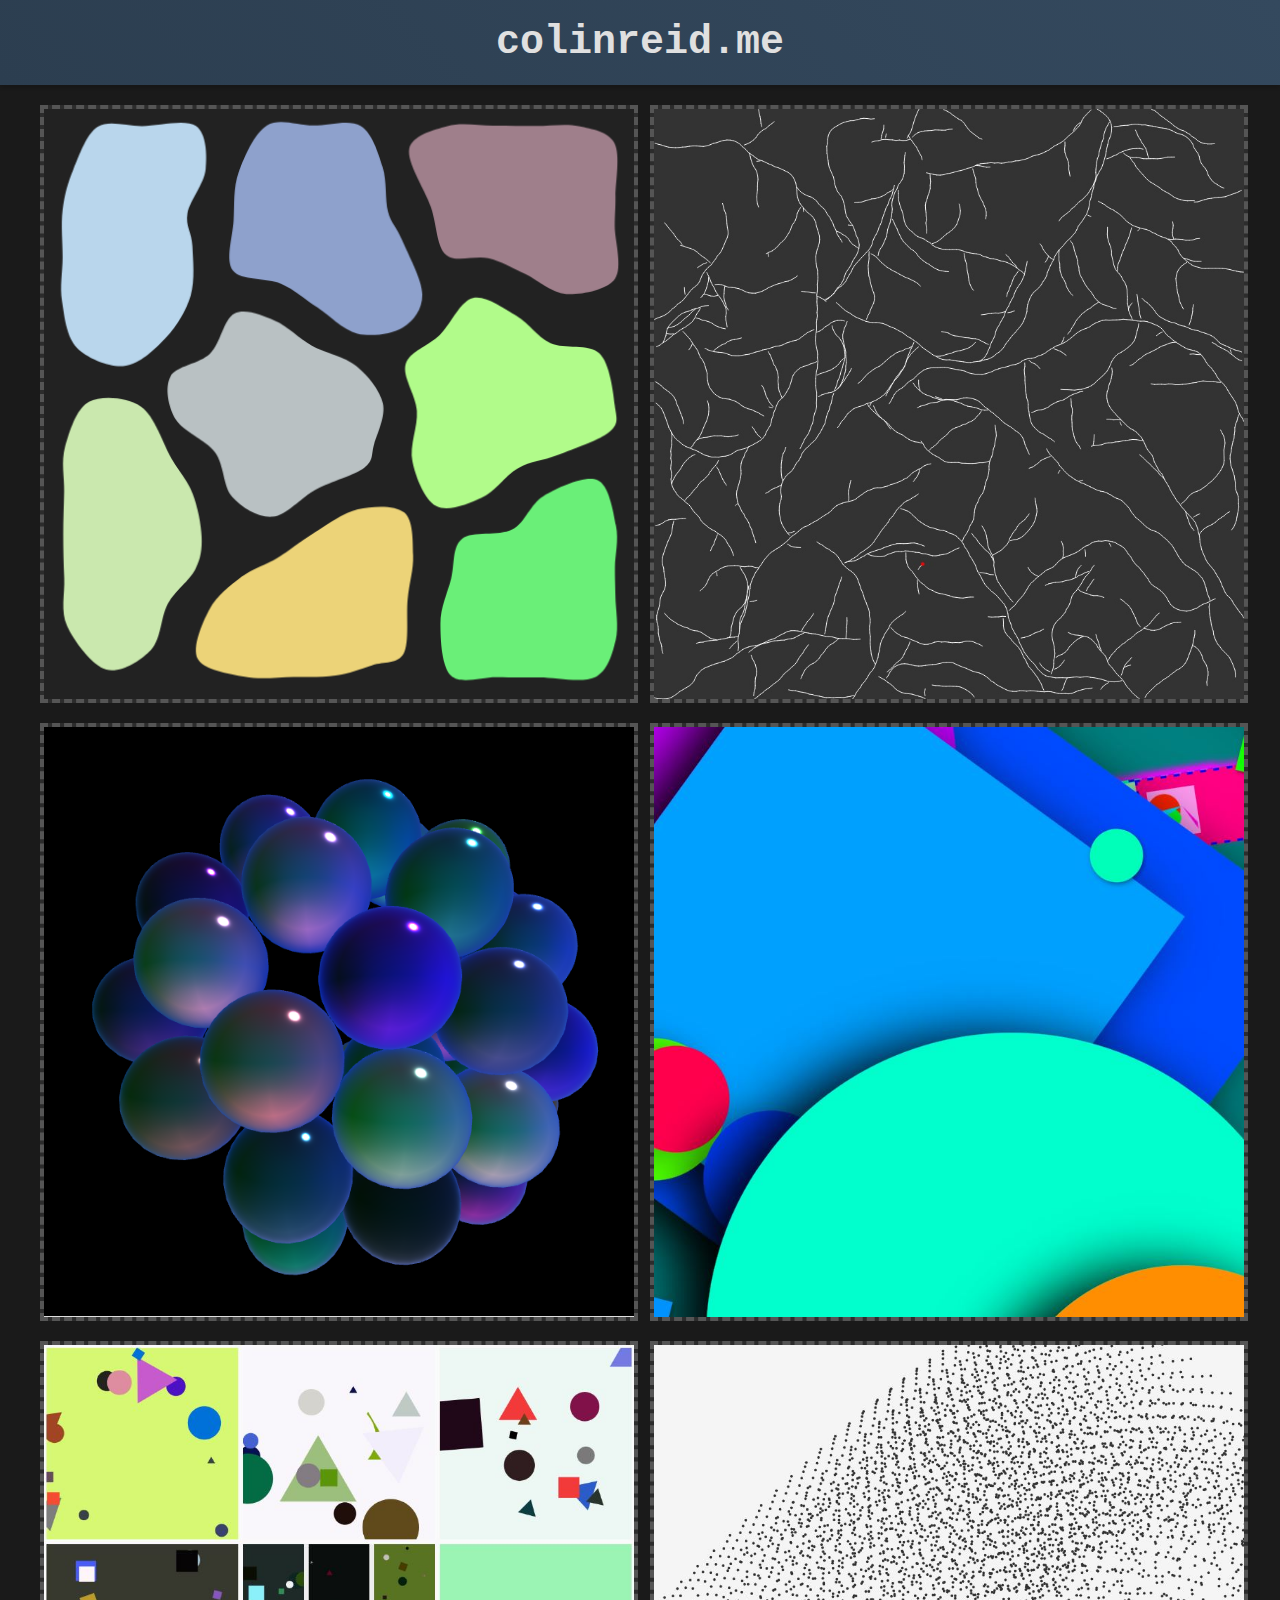
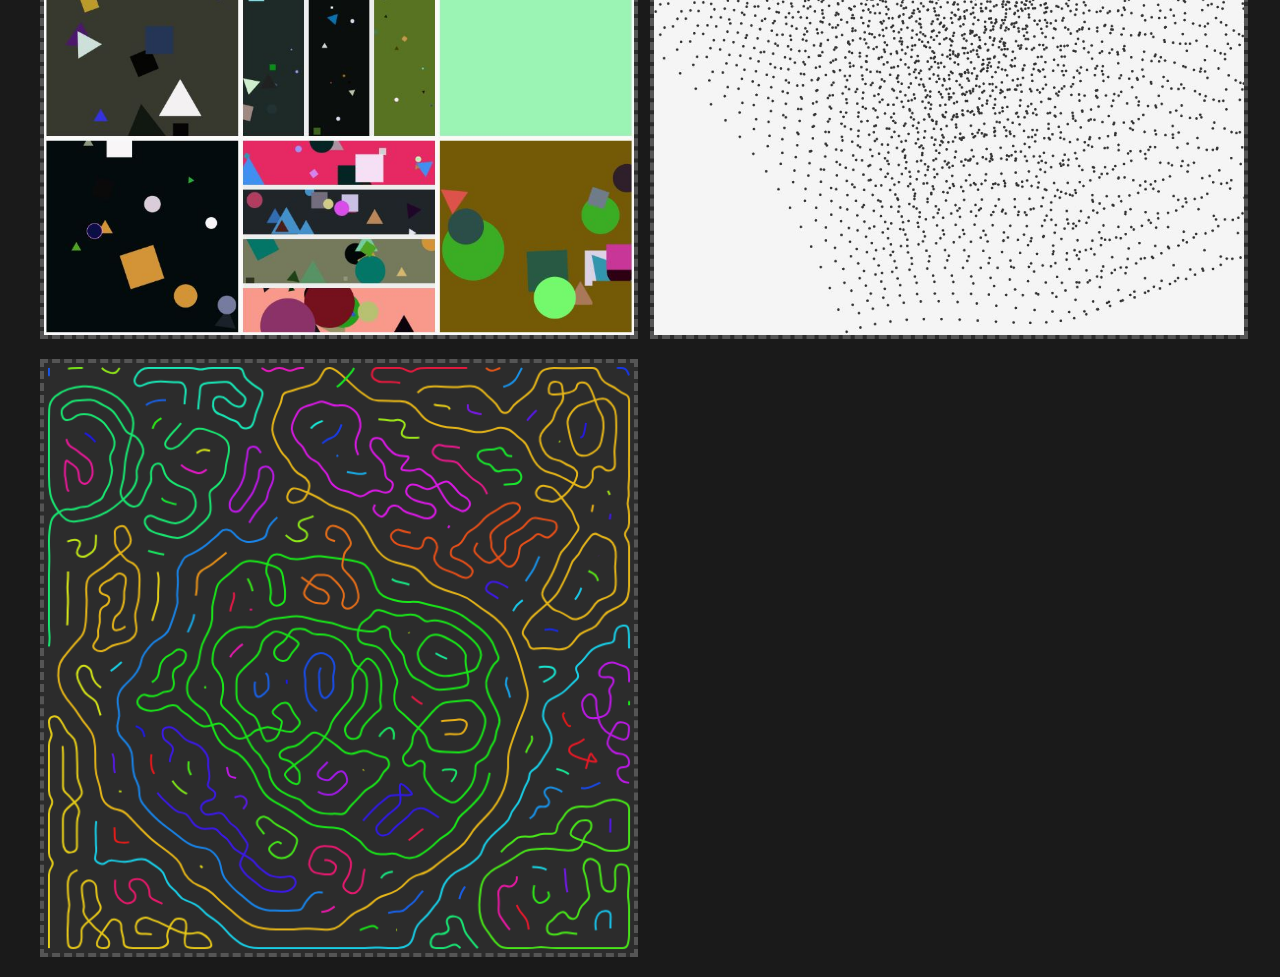
<file: index.html>
<!DOCTYPE html>
<html lang="en">
  <head>
    <meta charset="UTF-8" />
    <meta name="viewport" content="width=device-width, initial-scale=1.0" />
    <title>colinreid.me</title>
    <link rel="stylesheet" href="style.css" />
  </head>
  <body>
    <header>
      <h1>colinreid.me</h1>
    </header>
    <main>
      <div class="grid-container">
        <!-- Artwork 1 -->
        <a href="1.html" class="grid-item">
          <div class="image-container">
            <img src="images/art1.jpg" alt="Blobby" />
            <div class="overlay">
              <div class="text">Blobby</div>
            </div>
          </div>
        </a>
        <!-- Add additional grid items here as needed -->
        <a href="2.html" class="grid-item">
          <div class="image-container">
            <img src="images/art2.jpg" alt="Wandering line" />
            <div class="overlay">
              <div class="text">Wandering Line</div>
            </div>
          </div>
        </a>

        <a href="3.html" class="grid-item">
          <div class="image-container">
            <img src="images/art3.png" alt="Spheres" />
            <div class="overlay">
              <div class="text">Spheres</div>
            </div>
          </div>
        </a>

        <a href="4.html" class="grid-item">
          <div class="image-container">
            <img src="images/90s.jpg" alt="90s" />
            <div class="overlay">
              <div class="text">90s</div>
            </div>
          </div>
        </a>

        <a href="5.html" class="grid-item">
          <div class="image-container">
            <img src="images/art5.jpg" alt="Grids" />
            <div class="overlay">
              <div class="text">Grids</div>
            </div>
          </div>
        </a>

        <a href="6.html" class="grid-item">
          <div class="image-container">
            <img src="images/art6.jpg" alt="Attraction/Repulsion" />
            <div class="overlay">
              <div class="text">Attraction/Repulsion</div>
            </div>
          </div>
        </a>

        <a href="7.html" class="grid-item">
          <div class="image-container">
            <img src="images/art7.png" alt="Space Filling" />
            <div class="overlay">
              <div class="text">Space Filling</div>
            </div>
          </div>
        </a>
      </div>
    </main>
  </body>
</html>
</file>
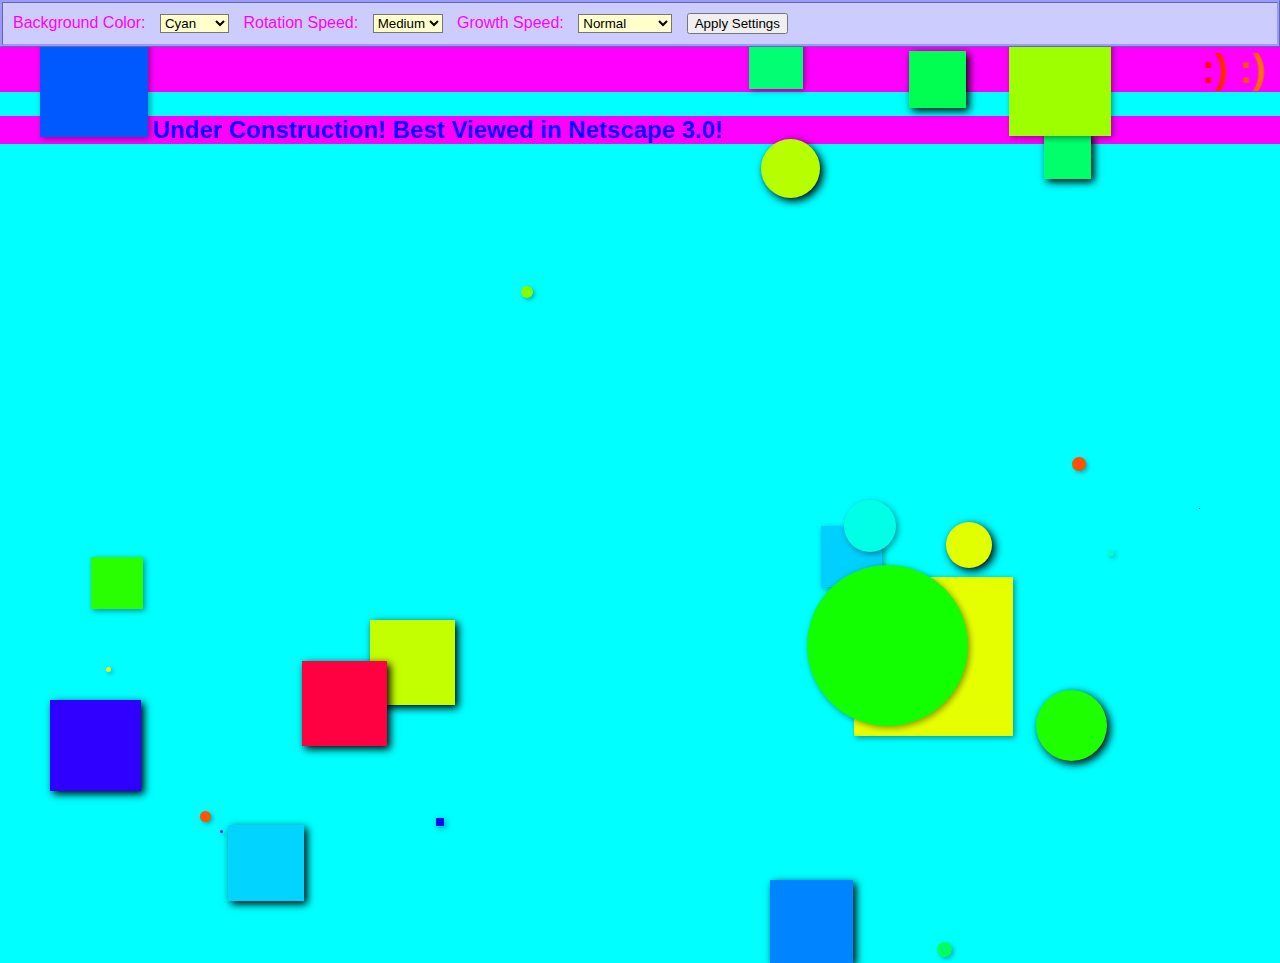
<file: 4.html>
<!DOCTYPE html>
<html>
<head>
  <meta charset="UTF-8">
  <title>Totally 90s - Infinite Scroll EXTRAVAGANZA! (No Tetris, No GIFs, Random Dots, Configurable)</title>
  <style>
    /* Keep everything within viewport width, no horizontal scroll */
    html, body {
      margin: 0;
      padding: 0;
      overflow-x: hidden;
      width: 100%;
    }

    body {
      /* 90s meltdown background + bright colors */
      background: url('https://www.oldwebtoday.com/Geocities/EnchantedForest/8661/crownspin.gif') repeat, #00FFFF;
      color: #FF00FF; /* hot pink text */
      font-family: 'Comic Sans MS', cursive, sans-serif;
    }

    .controls {
      background: #CCCCFF;
      border: 3px ridge #9999FF;
      padding: 10px;
      font-family: 'Comic Sans MS', cursive, sans-serif;
      position: sticky;
      top: 0;
      z-index: 9999;
    }

    /* Basic form elements styling for that old-school vibe */
    .controls label {
      margin-right: 10px;
    }
    .controls select {
      font-family: 'Comic Sans MS', cursive, sans-serif;
      background: #FFFFCC;
      color: #000;
      margin-right: 10px;
    }

    .random-container {
      position: absolute;
      border: 3px dashed #0000FF;
      background-color: #FFFF00;
      padding: 10px;
      text-align: center;
      animation: spinAround 5s linear infinite;
      box-shadow: 5px 5px 10px #FF00FF;
      transition: transform 0.2s linear;
    }

    @keyframes spinAround {
      0% {
        transform: rotate(0deg);
      }
      100% {
        transform: rotate(360deg);
      }
    }

    .my-marquee {
      width: 100%;
      background: #FF00FF;
      color: #0000FF;
      font-weight: bold;
      font-size: 24px;
      margin-bottom: 20px;
    }

    blink {
      animation: blink-animation 1s steps(2, start) infinite;
    }
    @keyframes blink-animation {
      to {
        visibility: hidden;
      }
    }

    .rainbow {
      font-size: 40px;
      font-weight: bold;
      background: linear-gradient(to right, red, orange, yellow, green, blue, indigo, violet);
      -webkit-background-clip: text;
      -webkit-text-fill-color: transparent;
      animation: hueRotate 2s linear infinite;
    }

    @keyframes hueRotate {
      0% {
        filter: hue-rotate(0deg);
      }
      100% {
        filter: hue-rotate(360deg);
      }
    }

    .random-shape {
      position: absolute;
      box-shadow: 3px 3px 8px #000;
      transition: transform 0.2s linear, background-color 0.2s linear;
    }

    .floaty-thing {
      position: absolute;
      box-shadow: 2px 2px 6px rgba(0,0,0,0.4);
      animation-name: floatIt;
      animation-iteration-count: infinite;
      animation-direction: alternate;
      animation-timing-function: ease-in-out;
      transition: transform 0.2s linear, background-color 0.2s linear;
    }

    @keyframes floatIt {
      0% {
        transform: translate(0, 0) rotate(0deg);
      }
      25% {
        transform: translate(-50px, 30px) rotate(15deg);
      }
      50% {
        transform: translate(40px, -20px) rotate(-10deg);
      }
      75% {
        transform: translate(-30px, -50px) rotate(15deg);
      }
      100% {
        transform: translate(0, 0) rotate(0deg);
      }
    }

    .random-dot {
      position: absolute;
      border-radius: 50%;
      box-shadow: 2px 2px 4px rgba(0,0,0,0.3);
      transition: transform 0.2s linear, background-color 0.2s linear;
    }
  </style>
</head>
<body>
  <!-- Control Panel for user to set various parameters -->
  <div class="controls">
    <label for="bgColor">Background Color:</label>
    <select id="bgColor">
      <option value="teal">Teal</option>
      <option value="lime">Lime</option>
      <option value="orange">Orange</option>
      <option value="#00FFFF" selected>Cyan</option>
      <option value="#FF69B4">HotPink</option>
    </select>

    <label for="rotationSpeed">Rotation Speed:</label>
    <select id="rotationSpeed">
      <option value="0.05">Low</option>
      <option value="0.1" selected>Medium</option>
      <option value="0.2">High</option>
      <option value="0.3">Insane</option>
    </select>

    <label for="growthSpeed">Growth Speed:</label>
    <select id="growthSpeed">
      <option value="0.0002">Tiny Growth</option>
      <option value="0.0005" selected>Normal</option>
      <option value="0.001">Fast</option>
      <option value="0.002">Faster</option>
    </select>

    <button onclick="applySettings()">Apply Settings</button>
  </div>

  <!-- Single marquee with rainbow text at the top -->
  <marquee class="my-marquee" behavior="scroll" direction="left" scrollamount="10">
    <blink class="rainbow">:) :) :) :) :) :) :) ;) :) :) :) :) :) :)</blink>
  </marquee>


  <script>
    let dynamicItems = [];

    // function to apply user-chosen settings
    function applySettings() {
      const bg = document.getElementById('bgColor').value;
      document.body.style.background = `url('https://www.oldwebtoday.com/Geocities/EnchantedForest/8661/crownspin.gif') repeat, ${bg}`;

      const rot = parseFloat(document.getElementById('rotationSpeed').value);
      const growth = parseFloat(document.getElementById('growthSpeed').value);

      // update dynamic items
      dynamicItems.forEach(item => {
        item.rotFactor = rot;
        item.sizeFactor = growth;
      });
    }

    // Generate random icons for 90s containers
    function generateRandomIcon() {
      const canvas = document.createElement('canvas');
      canvas.width = 64;
      canvas.height = 64;
      const ctx = canvas.getContext('2d');

      const hue = Math.floor(Math.random() * 360);
      ctx.fillStyle = `hsl(${hue}, 100%, 80%)`;
      ctx.fillRect(0, 0, canvas.width, canvas.height);

      const shapesCount = 3 + Math.floor(Math.random() * 3);
      for (let i = 0; i < shapesCount; i++) {
        ctx.beginPath();
        ctx.fillStyle = `hsl(${(hue + i * 60) % 360}, 100%, 50%)`;
        const shapeType = Math.floor(Math.random() * 3);
        if (shapeType === 0) {
          const x = Math.random() * 64;
          const y = Math.random() * 64;
          const r = Math.random() * 20 + 5;
          ctx.arc(x, y, r, 0, Math.PI * 2);
          ctx.fill();
        } else if (shapeType === 1) {
          const w = Math.random() * 30 + 5;
          const h = Math.random() * 30 + 5;
          const x = Math.random() * (64 - w);
          const y = Math.random() * (64 - h);
          ctx.fillRect(x, y, w, h);
        } else {
          ctx.moveTo(Math.random() * 64, Math.random() * 64);
          ctx.lineTo(Math.random() * 64, Math.random() * 64);
          ctx.lineTo(Math.random() * 64, Math.random() * 64);
          ctx.closePath();
          ctx.fill();
        }
      }
      return canvas.toDataURL('image/png');
    }

    // Pre-generate random icons
    const icons = [];
    for (let i = 0; i < 20; i++) {
      icons.push(generateRandomIcon());
    }

    let chunkIndex = 0;
    const chunkHeight = 1000;
    const containersPerChunk = 15;
    const shapesPerChunk = 10;
    const floatersPerChunk = 10;

    // We'll add random dots in some chunks. e.g. 50% chance to spawn dots each chunk.
    function maybeSpawnDots(topBoundary, bottomBoundary) {
      if (Math.random() < 0.5) {
        // spawn some random dots
        const dotCount = getRandomInt(5, 12);
        for (let i = 0; i < dotCount; i++) {
          const dot = document.createElement('div');
          dot.className = 'random-dot';

          // random size for dot
          const size = getRandomInt(1, 15);
          dot.style.width = `${size}px`;
          dot.style.height = `${size}px`;

          // random color
          const hue = Math.floor(Math.random() * 360);
          dot.style.backgroundColor = `hsl(${hue}, 100%, 50%)`;

          // random position
          const maxLeft = window.innerWidth - size;
          const x = getRandomInt(0, maxLeft);
          const y = getRandomInt(topBoundary, bottomBoundary - size);
          dot.style.left = `${x}px`;
          dot.style.top = `${y}px`;

          document.body.appendChild(dot);

          // if we want them to also scale with scroll
          dynamicItems.push({
            el: dot,
            baseHue: hue,
            hueSpeed: Math.random()*0.2 + 0.05,
            sizeFactor: 0.0005, // default
            rotFactor: 0 // dots won't rotate
          });
        }
      }
    }

    function getRandomInt(min, max) {
      return Math.floor(Math.random() * (max - min + 1)) + min;
    }

    // Continual growth approach
    function makeDynamicItem(element, kind) {
      // default factors can be updated by user from the controls
      return {
        el: element,
        kind,
        baseHue: Math.floor(Math.random() * 360),
        hueSpeed: Math.random() * 0.2 + 0.05,
        sizeFactor: 0.0005,
        rotFactor: 0.1
      };
    }

    function animateAll() {
      requestAnimationFrame(animateAll);
      const scrollY = window.scrollY;

      dynamicItems.forEach(item => {
        const { el, baseHue, hueSpeed, sizeFactor, rotFactor } = item;
        // color shift
        const newHue = (baseHue + scrollY * hueSpeed) % 360;
        el.style.backgroundColor = `hsl(${newHue}, 100%, 50%)`;

        // scale grows with scroll
        const scale = 1 + scrollY * sizeFactor;
        const rotation = scrollY * rotFactor;
        el.style.transform = `scale(${scale}) rotate(${rotation}deg)`;
      });
    }
    requestAnimationFrame(animateAll);

    function spawnChunk() {
      const topBoundary = chunkIndex * chunkHeight;
      const bottomBoundary = (chunkIndex + 1) * chunkHeight;


      // 2) shapes
      for (let i = 0; i < shapesPerChunk; i++) {
        const shape = document.createElement('div');
        shape.className = 'random-shape';

        const shapeTypes = ['circle', 'square', 'triangle'];
        const chosenShape = shapeTypes[Math.floor(Math.random() * shapeTypes.length)];
        const hue = Math.floor(Math.random() * 360);
        const color = `hsl(${hue}, 100%, 50%)`;
        shape.style.backgroundColor = color;

        const maxLeft = window.innerWidth - 100;
        shape.style.left = `${getRandomInt(0, maxLeft)}px`;
        shape.style.top = `${getRandomInt(topBoundary, bottomBoundary - 100)}px`;

        const size = getRandomInt(40, 100);
        shape.style.width = `${size}px`;
        shape.style.height = `${size}px`;

        if (chosenShape === 'circle') {
          shape.style.borderRadius = '50%';
        } else if (chosenShape === 'square') {
          shape.style.borderRadius = '0';
        } else {

        }

        document.body.appendChild(shape);
        dynamicItems.push(makeDynamicItem(shape, 'shape'));
      }

      // 3) floaters
      for (let i = 0; i < floatersPerChunk; i++) {
        const floater = document.createElement('div');
        floater.className = 'floaty-thing';

        const hue = Math.floor(Math.random() * 360);
        floater.style.backgroundColor = `hsl(${hue}, 100%, 70%)`;

        const shapeTypes = ['circle', 'square','triangle'];
        const chosenShape = shapeTypes[Math.floor(Math.random() * shapeTypes.length)];
        const size = getRandomInt(5, 180);
        floater.style.width = `${size}px`;
        floater.style.height = `${size}px`;
        if (chosenShape === 'circle') {
          floater.style.borderRadius = '50%';
        }

        const maxLeft2 = window.innerWidth - size;
        floater.style.left = `${getRandomInt(0, maxLeft2)}px`;
        floater.style.top = `${getRandomInt(topBoundary, bottomBoundary - size)}px`;

        const floatDuration = getRandomInt(5, 15);
        floater.style.animationDuration = `${floatDuration}s`;

        document.body.appendChild(floater);
        dynamicItems.push(makeDynamicItem(floater, 'floater'));
      }

      // 4) maybe spawn random dots
      maybeSpawnDots(topBoundary, bottomBoundary);

      chunkIndex++;
    }

    // initial chunk
    spawnChunk();

    // infinite scroll
    window.addEventListener('scroll', () => {
      const scrollPosition = window.scrollY + window.innerHeight;
      const docHeight = document.body.offsetHeight;
      if (scrollPosition >= docHeight - 500) {
        spawnChunk();
      }
    });

    /*********************************************
     * TEST CASES:
     * 1) No horizontal scroll.
     * 2) Continual growth scale = 1 + scrollY*sizeFactor.
     * 3) Random dots appear in about half the chunks.
     * 4) No Tetris, no baby marquee.
     * 5) Top controls let user pick color scheme, rotation speed, growth speed.
    *********************************************/
  </script>

  <!-- Single marquee for Under Construction note at bottom -->
  <marquee class="my-marquee" behavior="alternate" direction="right" scrollamount="20">
    <blink>Under Construction!</blink> <blink>Best Viewed in Netscape 3.0!</blink>
  </marquee>
</body>
</html>
</file>
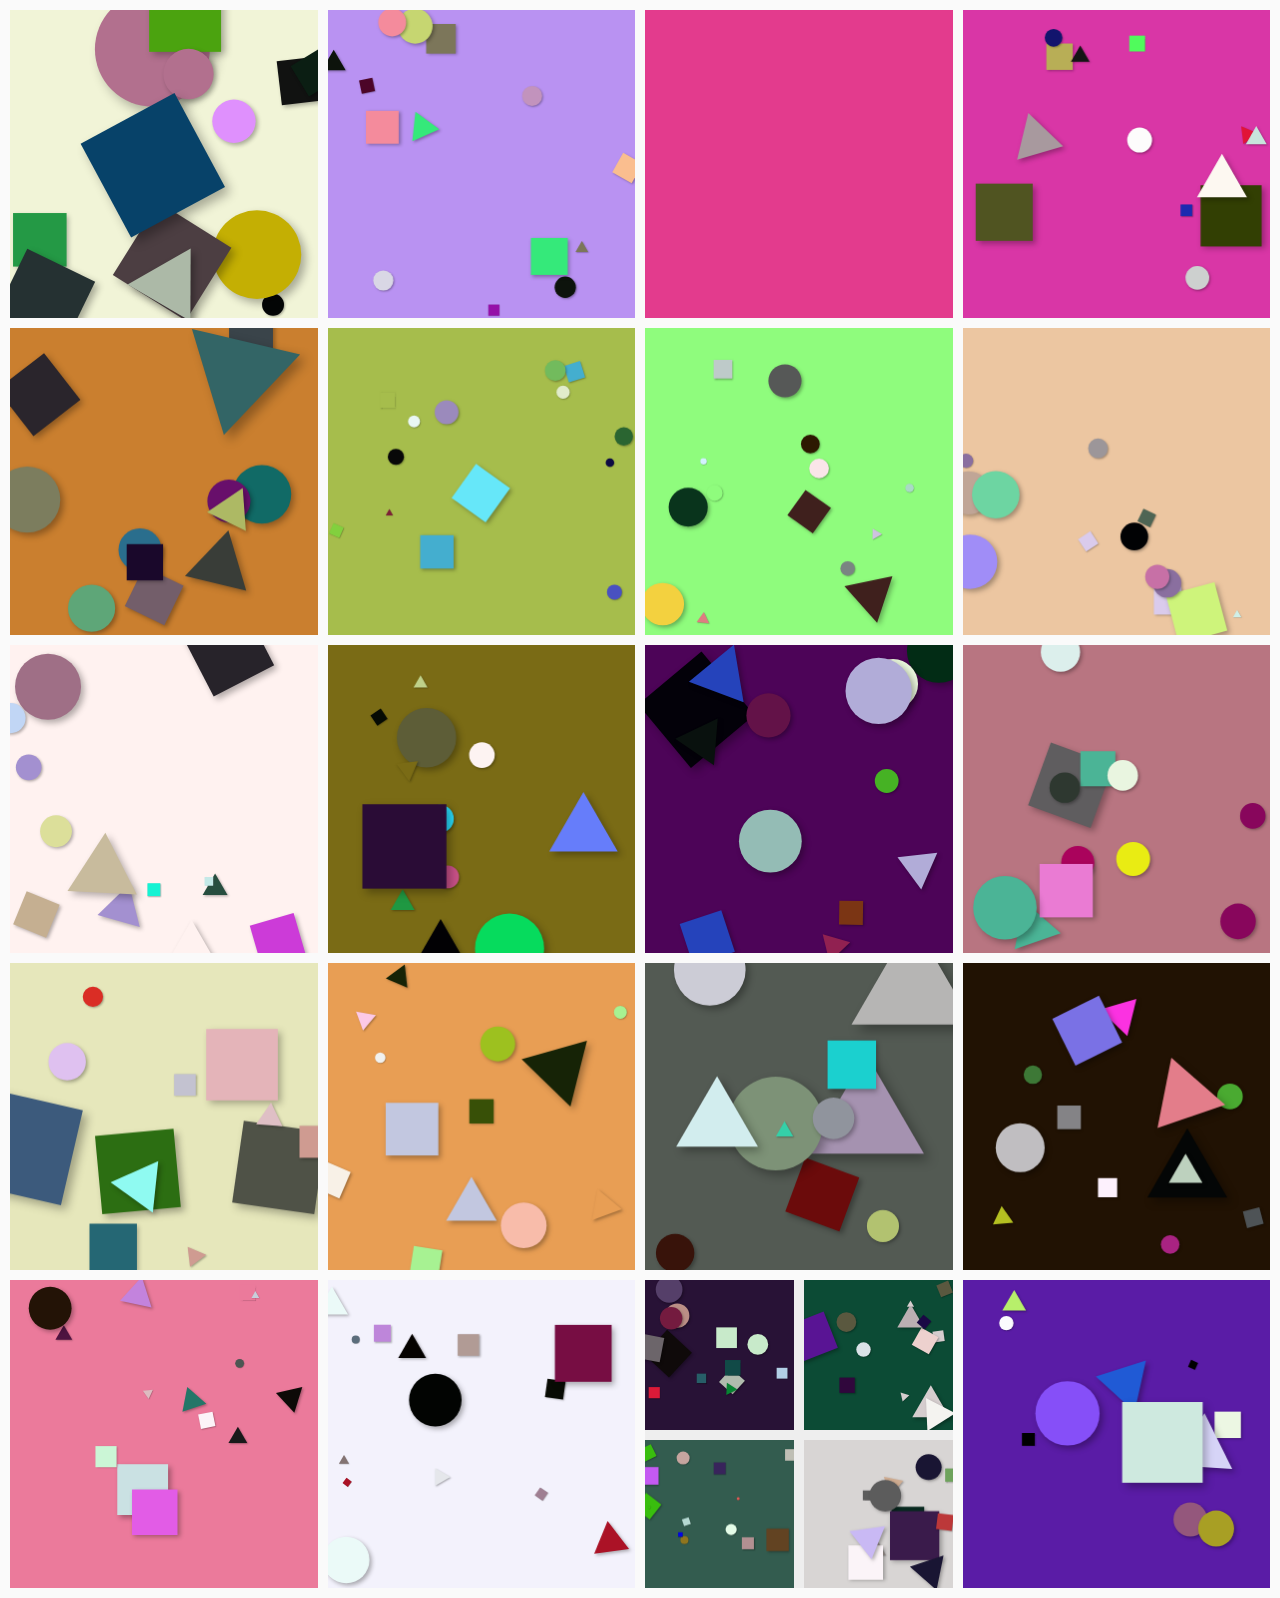
<file: 5.html>
<!DOCTYPE html>
<html lang="en">
<head>
  <meta charset="UTF-8" />
  <meta name="viewport" content="width=device-width, initial-scale=1.0" />
  <title>Infinite Scroll: 3D Shadows & Responsive Shapes</title>
  <style>
    body {
      margin: 0;
      padding: 0;
      display: flex;
      justify-content: center;
      background: #fafafa;
    }
    #art-container {
      width: 100%;
      max-width: 100vw;
      display: grid;
      grid-template-columns: repeat(auto-fill, minmax(300px, 1fr));
      gap: 10px;
      padding: 10px;
      box-sizing: border-box;
    }
    .art-square {
      position: relative;
      width: 100%;
      aspect-ratio: 1 / 1;
      background-color: #eee;
      overflow: hidden;
    }
    /* Normal canvases fill the square absolutely */
    .art-square > canvas {
      position: absolute;
      top: 0;
      left: 0;
      width: 100%;
      height: 100%;
      display: block;
    }
    /* For subdivided or strip canvases, use normal positioning */
    .sub-canvas {
      position: relative;
      width: 100%;
      height: 100%;
      display: block;
    }
  </style>
</head>
<body>
  <div id="art-container"></div>

  <script>
    // Global array to store all canvas elements for dynamic updates.
    const canvases = [];

    // Global variables for face update control.
    let lastFaceUpdate = 0;
    const FACE_UPDATE_THRESHOLD = 50; // Update faces only if scrollY increases by 100px.
    let isTicking = false;

    // -----------------------------
    // Distinct Palette Generation Code
    // -----------------------------
    const midcenturyPalettes = [];
    function randomBetween(min, max) {
      return Math.random() * (max - min) + min;
    }
    function generatePalette() {
      const palette = [];
      const baseHue = randomBetween(0, 360);
      const hueStep = 360 / 50;
      for (let i = 0; i < 50; i++) {
        let hue = baseHue + i * hueStep;
        hue = (hue + randomBetween(-hueStep / 4, hueStep / 4)) % 360;
        const sat = Math.floor(randomBetween(0, 100));
        const light = Math.floor(randomBetween(0, 100));
        palette.push(`hsla(${hue}, ${sat}%, ${light}%, 1)`);
      }
      return palette;
    }
    for (let i = 0; i < 1000; i++) {
      midcenturyPalettes.push(generatePalette());
    }
    // -----------------------------
    // End Palette Generation Code
    // -----------------------------

    // Utility: Map a number from one range to another.
    function mapRange(value, inMin, inMax, outMin, outMax) {
      return outMin + ((value - inMin) * (outMax - outMin)) / (inMax - inMin);
    }

    /**
     * Generate an array of shapes for a canvas.
     * Instead of storing an absolute pixel size, we now store a fraction of the canvas width.
     */
    function generateShapes(scaleFactor, palette) {
      const minScale = 0.5, maxScale = 5.5;
      const minShapes = 3, maxShapes = 15;
      const count = Math.floor(mapRange(scaleFactor, minScale, maxScale, maxShapes, minShapes));
      const shapes = [];
      const shapeTypes = ["circle", "rect", "triangle"];
      for (let i = 0; i < count; i++) {
        const shouldRotate = Math.random() < 0.5;
        shapes.push({
          type: shapeTypes[Math.floor(Math.random() * shapeTypes.length)],
          x: Math.random(),
          y: Math.random(),
          // Store baseSize as a fraction of the canvas width.
          baseSize: randomBetween(0.05, 0.2) * scaleFactor,
          color: palette[Math.floor(Math.random() * palette.length)],
          phase: randomBetween(0, Math.PI * 2),
          rotate: shouldRotate,
          baseRotation: shouldRotate ? randomBetween(0, 360) : 0,
          rotationSpeed: shouldRotate ? randomBetween(0.1, 2) : 0
        });
      }
      return shapes;
    }

    // Standard generative art drawing with shadows.
    function drawArt(canvas) {
      const ctx = canvas.getContext("2d");
      const width = canvas.width = canvas.clientWidth;
      const height = canvas.height = canvas.clientHeight;
      ctx.clearRect(0, 0, width, height);
      ctx.fillStyle = canvas.bgColor;
      ctx.fillRect(0, 0, width, height);
      const globalFactor = window.scrollY / 100;
      let x, y;
      if (!canvas.shapes) return;
      canvas.shapes.forEach(shape => {
        if (canvas.isStrip) {
          const timeFactor = (performance.now() / 10000) * canvas.stripSpeed;
          if (canvas.orientation === "vertical") {
            x = ((timeFactor + shape.x) % 1) * width;
            y = shape.y * height;
          } else {
            x = shape.x * width;
            y = ((timeFactor + shape.y) % 1) * height;
          }
        } else {
          x = shape.x * width;
          y = shape.y * height;
        }
        const scaleOsc = 1 + 0.5 * Math.sin(globalFactor + shape.phase);
        // Compute size based on stored fraction times the current canvas width.
        const size = shape.baseSize * width * scaleOsc;

        // Set up shadow for a 3D effect.
        ctx.shadowColor = 'rgba(0,0,0,0.3)';
        ctx.shadowBlur = size * 0.1;
        ctx.shadowOffsetX = size * 0.05;
        ctx.shadowOffsetY = size * 0.05;

        ctx.fillStyle = shape.color;
        if (shape.rotate && shape.type !== "circle") {
          const rotation = (shape.baseRotation * Math.PI / 180) + (window.scrollY / 100 * shape.rotationSpeed);
          ctx.save();
          ctx.translate(x, y);
          ctx.rotate(rotation);
          if (shape.type === "rect") {
            ctx.fillRect(-size / 2, -size / 2, size, size);
          } else if (shape.type === "triangle") {
            const h = size * Math.sqrt(3) / 2;
            ctx.beginPath();
            ctx.moveTo(0, -h / 2);
            ctx.lineTo(-size / 2, h / 2);
            ctx.lineTo(size / 2, h / 2);
            ctx.closePath();
            ctx.fill();
          }
          ctx.restore();
        } else {
          if (shape.type === "circle") {
            ctx.beginPath();
            ctx.arc(x, y, size / 2, 0, 2 * Math.PI);
            ctx.fill();
          } else if (shape.type === "rect") {
            ctx.fillRect(x - size / 2, y - size / 2, size, size);
          } else if (shape.type === "triangle") {
            const h = size * Math.sqrt(3) / 2;
            ctx.beginPath();
            ctx.moveTo(x, y - h / 2);
            ctx.lineTo(x - size / 2, y + h / 2);
            ctx.lineTo(x + size / 2, y + h / 2);
            ctx.closePath();
            ctx.fill();
          }
        }
        // Reset shadow settings.
        ctx.shadowColor = 'transparent';
      });
    }

    // Face-drawing function with randomly sized, typed, and positioned parts plus shadows.
    function drawFace(canvas) {
      const ctx = canvas.getContext("2d");
      const width = canvas.width = canvas.clientWidth;
      const height = canvas.height = canvas.clientHeight;
      ctx.clearRect(0, 0, width, height);
      ctx.fillStyle = canvas.bgColor;
      ctx.fillRect(0, 0, width, height);

      // Base positions (as percentages) for face features.
      const baseLeftEyePos = { x: 0.25, y: 0.35 };
      const baseRightEyePos = { x: 0.75, y: 0.35 };
      const baseNosePos = { x: 0.5, y: 0.5 };
      const baseMouthPos = { x: 0.5, y: 0.7 };

      function randomPos(base, offsetRange) {
        return base + randomBetween(-offsetRange, offsetRange);
      }

      const shapeOptions = ["circle", "rect", "triangle"];
      const mouthOptions = ["arc", "rect", "line"];

      // Left Eye:
      const leftEyeType = shapeOptions[Math.floor(Math.random() * shapeOptions.length)];
      const leftEyeX = width * randomPos(baseLeftEyePos.x, 0.05);
      const leftEyeY = height * randomPos(baseLeftEyePos.y, 0.05);
      const leftEyeSize = randomBetween(width * 0.04, width * 0.3);
      const leftEyeColor = canvas.palette[Math.floor(Math.random() * canvas.palette.length)];
      ctx.shadowColor = 'rgba(0,0,0,0.3)';
      ctx.shadowBlur = leftEyeSize * 0.1;
      ctx.shadowOffsetX = leftEyeSize * 0.05;
      ctx.shadowOffsetY = leftEyeSize * 0.05;
      ctx.fillStyle = leftEyeColor;
      switch (leftEyeType) {
        case "circle":
          ctx.beginPath();
          ctx.arc(leftEyeX, leftEyeY, leftEyeSize / 2, 0, 2 * Math.PI);
          ctx.fill();
          break;
        case "rect":
          ctx.fillRect(leftEyeX - leftEyeSize / 2, leftEyeY - leftEyeSize / 2, leftEyeSize, leftEyeSize);
          break;
        case "triangle":
          const h1 = leftEyeSize * Math.sqrt(3) / 2;
          ctx.beginPath();
          ctx.moveTo(leftEyeX, leftEyeY - h1 / 2);
          ctx.lineTo(leftEyeX - leftEyeSize / 2, leftEyeY + h1 / 2);
          ctx.lineTo(leftEyeX + leftEyeSize / 2, leftEyeY + h1 / 2);
          ctx.closePath();
          ctx.fill();
          break;
      }
      ctx.shadowColor = 'transparent';

      // Right Eye:
      const rightEyeType = shapeOptions[Math.floor(Math.random() * shapeOptions.length)];
      const rightEyeX = width * randomPos(baseRightEyePos.x, 0.05);
      const rightEyeY = height * randomPos(baseRightEyePos.y, 0.05);
      const rightEyeSize = randomBetween(width * 0.04, width * 0.3);
      const rightEyeColor = canvas.palette[Math.floor(Math.random() * canvas.palette.length)];
      ctx.shadowColor = 'rgba(0,0,0,0.3)';
      ctx.shadowBlur = rightEyeSize * 0.1;
      ctx.shadowOffsetX = rightEyeSize * 0.05;
      ctx.shadowOffsetY = rightEyeSize * 0.05;
      ctx.fillStyle = rightEyeColor;
      switch (rightEyeType) {
        case "circle":
          ctx.beginPath();
          ctx.arc(rightEyeX, rightEyeY, rightEyeSize / 2, 0, 2 * Math.PI);
          ctx.fill();
          break;
        case "rect":
          ctx.fillRect(rightEyeX - rightEyeSize / 2, rightEyeY - rightEyeSize / 2, rightEyeSize, rightEyeSize);
          break;
        case "triangle":
          const h2 = rightEyeSize * Math.sqrt(3) / 2;
          ctx.beginPath();
          ctx.moveTo(rightEyeX, rightEyeY - h2 / 2);
          ctx.lineTo(rightEyeX - rightEyeSize / 2, rightEyeY + h2 / 2);
          ctx.lineTo(rightEyeX + rightEyeSize / 2, rightEyeY + h2 / 2);
          ctx.closePath();
          ctx.fill();
          break;
      }
      ctx.shadowColor = 'transparent';

      // Nose:
      const noseType = shapeOptions[Math.floor(Math.random() * shapeOptions.length)];
      const noseX = width * randomPos(baseNosePos.x, 0.03);
      const noseY = height * randomPos(baseNosePos.y, 0.03);
      const noseSize = randomBetween(width * 0.03, width * 0.2);
      const noseColor = canvas.palette[Math.floor(Math.random() * canvas.palette.length)];
      ctx.shadowColor = 'rgba(0,0,0,0.3)';
      ctx.shadowBlur = noseSize * 0.1;
      ctx.shadowOffsetX = noseSize * 0.05;
      ctx.shadowOffsetY = noseSize * 0.05;
      ctx.fillStyle = noseColor;
      switch (noseType) {
        case "circle":
          ctx.beginPath();
          ctx.arc(noseX, noseY, noseSize / 2, 0, 2 * Math.PI);
          ctx.fill();
          break;
        case "rect":
          ctx.fillRect(noseX - noseSize / 2, noseY - noseSize / 2, noseSize, noseSize);
          break;
        case "triangle":
          const hn = noseSize * Math.sqrt(3) / 2;
          ctx.beginPath();
          ctx.moveTo(noseX, noseY - hn / 2);
          ctx.lineTo(noseX - noseSize / 2, noseY + hn / 2);
          ctx.lineTo(noseX + noseSize / 2, noseY + hn / 2);
          ctx.closePath();
          ctx.fill();
          break;
      }
      ctx.shadowColor = 'transparent';

      // Mouth:
      const mouthType = mouthOptions[Math.floor(Math.random() * mouthOptions.length)];
      const mouthX = width * randomPos(baseMouthPos.x, 0.05);
      const mouthY = height * randomPos(baseMouthPos.y, 0.05);
      const mouthSize = randomBetween(width * 0.08, width * 0.4);
      const mouthColor = canvas.palette[Math.floor(Math.random() * canvas.palette.length)];
      ctx.lineWidth = 3;
      ctx.shadowColor = 'rgba(0,0,0,0.3)';
      ctx.shadowBlur = mouthSize * 0.1;
      ctx.shadowOffsetX = mouthSize * 0.05;
      ctx.shadowOffsetY = mouthSize * 0.05;
      ctx.strokeStyle = mouthColor;
      ctx.fillStyle = mouthColor;
      switch (mouthType) {
        case "arc":
          ctx.beginPath();
          ctx.arc(mouthX, mouthY, mouthSize / 2, 0, Math.PI, false);
          ctx.stroke();
          break;
        case "rect":
          ctx.fillRect(mouthX - mouthSize / 2, mouthY - mouthSize / 4, mouthSize, mouthSize / 2);
          break;
        case "line":
          ctx.beginPath();
          ctx.moveTo(mouthX - mouthSize / 2, mouthY);
          ctx.lineTo(mouthX + mouthSize / 2, mouthY);
          ctx.stroke();
          break;
      }
      ctx.shadowColor = 'transparent';
    }

    // Create and append a new art square.
    function addArtSquare() {
      const container = document.getElementById("art-container");
      const artSquare = document.createElement("div");
      artSquare.className = "art-square";
      container.appendChild(artSquare);
      const r = Math.random();
      if (r < 0.10) {
        // Inception-based: subdivide into a 2×2 grid.
        const subGrid = document.createElement("div");
        subGrid.style.display = "grid";
        subGrid.style.gridTemplateColumns = "1fr 1fr";
        subGrid.style.gridTemplateRows = "1fr 1fr";
        subGrid.style.width = "100%";
        subGrid.style.height = "100%";
        subGrid.style.gap = "10px";
        artSquare.appendChild(subGrid);
        for (let i = 0; i < 4; i++) {
          const subCanvas = document.createElement("canvas");
          subCanvas.className = "sub-canvas";
          subGrid.appendChild(subCanvas);
          const minScale = 0.5, maxScale = 1.5;
          const scaleFactor = randomBetween(minScale, maxScale);
          subCanvas.scaleFactor = scaleFactor;
          const chosenPalette = midcenturyPalettes[Math.floor(Math.random() * midcenturyPalettes.length)];
          subCanvas.palette = chosenPalette;
          subCanvas.bgColor = chosenPalette[Math.floor(Math.random() * chosenPalette.length)];
          subCanvas.shapes = generateShapes(scaleFactor, chosenPalette);
          drawArt(subCanvas);
          canvases.push(subCanvas);
        }
      } else if (r < 0.20) {
        // Strip-based: replace square with rectangle strips.
        const orientation = Math.random() < 0.5 ? "vertical" : "horizontal";
        const numStrips = Math.floor(randomBetween(2, 6));
        const subGrid = document.createElement("div");
        subGrid.style.display = "grid";
        if (orientation === "vertical") {
          subGrid.style.gridTemplateColumns = `repeat(${numStrips}, 1fr)`;
          subGrid.style.gridTemplateRows = "1fr";
        } else {
          subGrid.style.gridTemplateRows = `repeat(${numStrips}, 1fr)`;
          subGrid.style.gridTemplateColumns = "1fr";
        }
        subGrid.style.width = "100%";
        subGrid.style.height = "100%";
        subGrid.style.gap = "10px";
        artSquare.appendChild(subGrid);
        for (let i = 0; i < numStrips; i++) {
          const stripCanvas = document.createElement("canvas");
          stripCanvas.className = "sub-canvas";
          subGrid.appendChild(stripCanvas);
          const minScale = 0.5, maxScale = 1.5;
          const scaleFactor = randomBetween(minScale, maxScale);
          stripCanvas.scaleFactor = scaleFactor;
          const chosenPalette = midcenturyPalettes[Math.floor(Math.random() * midcenturyPalettes.length)];
          stripCanvas.palette = chosenPalette;
          stripCanvas.bgColor = chosenPalette[Math.floor(Math.random() * chosenPalette.length)];
          stripCanvas.shapes = generateShapes(scaleFactor, chosenPalette);
          stripCanvas.isStrip = true;
          stripCanvas.orientation = orientation;
          stripCanvas.stripSpeed = randomBetween(0.05, 0.2);
          drawArt(stripCanvas);
          canvases.push(stripCanvas);
        }
      } else if (r < 0.30) {
        // Face-based: draw a face on the square.
        const canvas = document.createElement("canvas");
        artSquare.appendChild(canvas);
        canvas.isFace = true;
        const minScale = 0.5, maxScale = 1.5;
        const scaleFactor = randomBetween(minScale, maxScale);
        canvas.scaleFactor = scaleFactor;
        const chosenPalette = midcenturyPalettes[Math.floor(Math.random() * midcenturyPalettes.length)];
        canvas.palette = chosenPalette;
        canvas.bgColor = chosenPalette[Math.floor(Math.random() * chosenPalette.length)];
        drawFace(canvas);
        canvases.push(canvas);
      } else if (r < 0.40) {
        // Blank square: canvas with background only.
        const canvas = document.createElement("canvas");
        artSquare.appendChild(canvas);
        const minScale = 0.5, maxScale = 1.5;
        canvas.scaleFactor = randomBetween(minScale, maxScale);
        const chosenPalette = midcenturyPalettes[Math.floor(Math.random() * midcenturyPalettes.length)];
        canvas.palette = chosenPalette;
        canvas.bgColor = chosenPalette[Math.floor(Math.random() * chosenPalette.length)];
        // No shapes assigned.
        drawArt(canvas);
        canvases.push(canvas);
      } else {
        // Normal art square.
        const canvas = document.createElement("canvas");
        artSquare.appendChild(canvas);
        const minScale = 0.5, maxScale = 1.5;
        canvas.scaleFactor = randomBetween(minScale, maxScale);
        const chosenPalette = midcenturyPalettes[Math.floor(Math.random() * midcenturyPalettes.length)];
        canvas.palette = chosenPalette;
        canvas.bgColor = chosenPalette[Math.floor(Math.random() * chosenPalette.length)];
        canvas.shapes = generateShapes(canvas.scaleFactor, chosenPalette);
        drawArt(canvas);
        canvases.push(canvas);
      }
    }

    // Redraw all canvases on scroll/time.
    function updateAllArt() {
      canvases.forEach(canvas => {
        if (canvas.isFace) {
          if (window.scrollY - lastFaceUpdate > FACE_UPDATE_THRESHOLD) {
            drawFace(canvas);
          }
        } else {
          drawArt(canvas);
        }
      });
      if (window.scrollY - lastFaceUpdate > FACE_UPDATE_THRESHOLD) {
        lastFaceUpdate = window.scrollY;
      }
      isTicking = false;
    }

    for (let i = 0; i < 20; i++) {
      addArtSquare();
    }
    window.addEventListener("scroll", () => {
      if (!isTicking) {
        window.requestAnimationFrame(updateAllArt);
        isTicking = true;
      }
      if (window.innerHeight + window.scrollY >= document.body.offsetHeight - 100) {
        for (let i = 0; i < 10; i++) {
          addArtSquare();
        }
      }
    });
  </script>
</body>
</html>
</file>
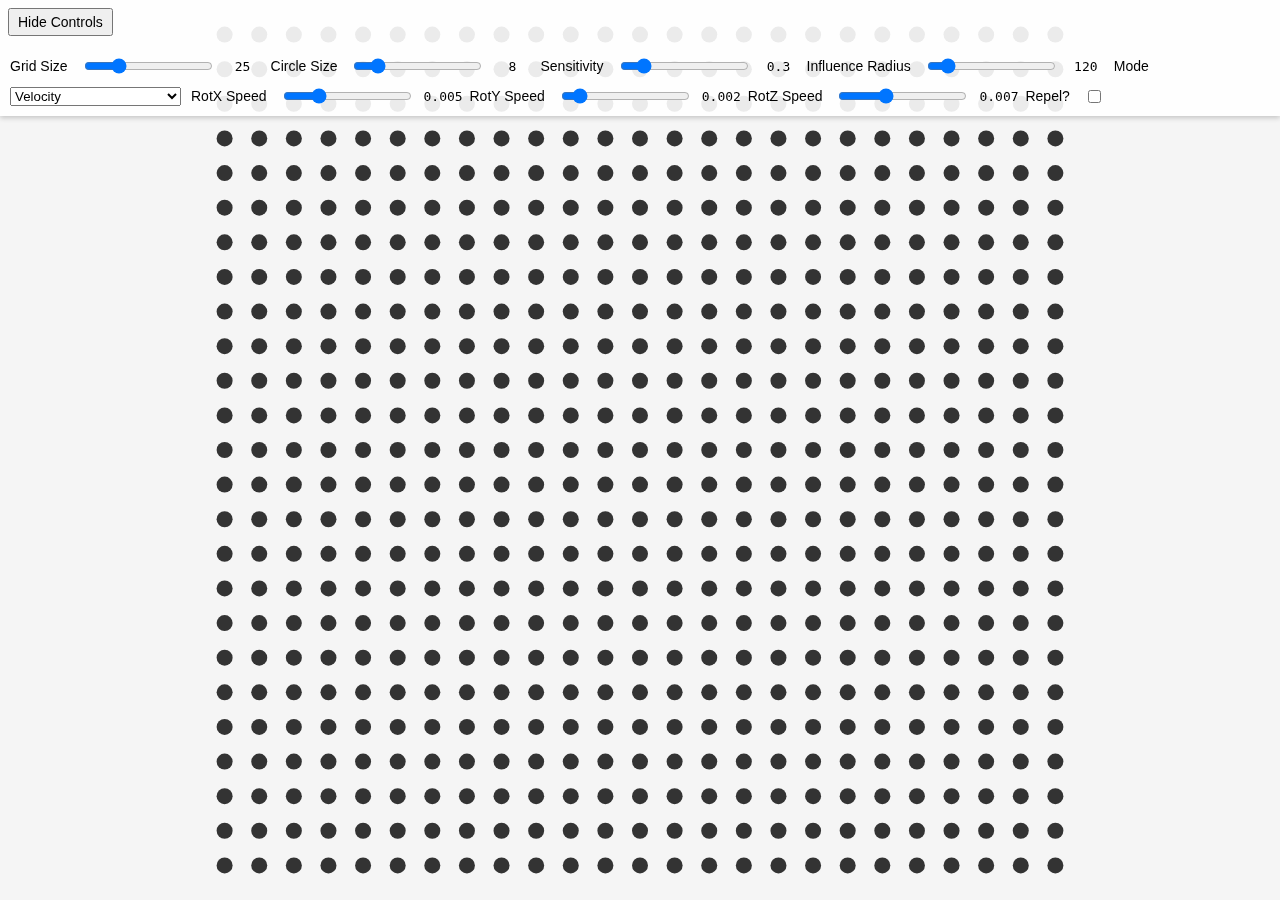
<file: 6.html>
<!DOCTYPE html>
<html lang="en">
  <head>
    <meta charset="UTF-8" />
    <meta name="viewport" content="width=device-width, initial-scale=1.0" />
    <title>Interactive Circle Grid (Modes + Attraction Checkbox)</title>
    <style>
      html, body {
        margin: 0;
        padding: 0;
        height: 100%;
        width: 100%;
        overflow: hidden;
        background: #f5f5f5;
      }
      canvas {
        display: block;
        position: absolute;
        top: 0;
        left: 0;
      }
      /* Container for the toggle button and the controls panel */
      #controlsBar {
        position: absolute;
        top: 0;
        left: 0;
        width: 100%;
        background: rgba(255, 255, 255, 0.9);
        z-index: 9999;
        display: flex;
        flex-direction: column;
        gap: 6px;
        box-shadow: 0 2px 5px rgba(0,0,0,0.2);
      }
      /* The top row with just the toggle button */
      #controlsHeader {
        display: flex;
        justify-content: flex-start;
        padding: 8px;
      }
      #toggleControls {
        font-size: 14px;
        padding: 4px 8px;
        cursor: pointer;
      }
      /* The actual controls panel that can be hidden/shown */
      #controlsPanel {
        display: flex;
        flex-wrap: wrap;
        gap: 10px;
        align-items: center;
        padding: 6px 10px 10px;
      }
      #controlsPanel label {
        font-family: sans-serif;
        font-size: 14px;
        margin-right: 4px;
      }
      #controlsPanel input[type="range"],
      #controlsPanel select {
        vertical-align: middle;
      }
      #controlsPanel span {
        display: inline-block;
        width: 36px;
        text-align: center;
        font-family: monospace;
      }
    </style>
  </head>
  <body>
    <!-- Controls Bar (button + panel) -->
    <div id="controlsBar">
      <div id="controlsHeader">
        <button id="toggleControls">Hide Controls</button>
      </div>
      <div id="controlsPanel">
        <!-- Single slider for grid size -->
        <label for="gridSizeRange">Grid Size</label>
        <input type="range" id="gridSizeRange" min="1" max="100" value="25"/>
        <span id="gridSizeValue">25</span>

        <!-- Circle size slider -->
        <label for="circleSizeRange">Circle Size</label>
        <input type="range" id="circleSizeRange" min="1" max="50" value="8"/>
        <span id="circleSizeValue">8</span>

        <!-- Sensitivity slider -->
        <label for="sensitivityRange">Sensitivity</label>
        <input type="range" id="sensitivityRange" min="0" max="2" step="0.02" value="0.3"/>
        <span id="sensitivityValue">0.3</span>

        <!-- Influence radius slider -->
        <label for="radiusOfInfluenceRange">Influence Radius</label>
        <input type="range" id="radiusOfInfluenceRange" min="0" max="1000" step="10" value="120"/>
        <span id="radiusOfInfluenceValue">120</span>

        <!-- Movement mode -->
        <label for="movementModeSelect">Mode</label>
        <select id="movementModeSelect">
          <option value="velocity">Velocity</option>
          <option value="noise">Noise</option>
          <option value="softBody">Soft Body (Experimental)</option>
          <option value="cube3d">Cube3D</option>
        </select>

        <!-- Sliders for rotation speed along X, Y, Z -->
        <label for="rotateXSpeedRange">RotX Speed</label>
        <input type="range" id="rotateXSpeedRange" min="0" max="0.02" step="0.001" value="0.005"/>
        <span id="rotateXSpeedValue">0.005</span>

        <label for="rotateYSpeedRange">RotY Speed</label>
        <input type="range" id="rotateYSpeedRange" min="0" max="0.02" step="0.001" value="0.002"/>
        <span id="rotateYSpeedValue">0.002</span>

        <label for="rotateZSpeedRange">RotZ Speed</label>
        <input type="range" id="rotateZSpeedRange" min="0" max="0.02" step="0.001" value="0.007"/>
        <span id="rotateZSpeedValue">0.007</span>

        <!-- Checkbox for Attraction -->
        <label for="attractCheckbox">Repel?</label>
        <input type="checkbox" id="attractCheckbox"/>
      </div>
    </div>

    <canvas id="circleCanvas"></canvas>

    <script>
      // If the code's behavior is unclear, please let us know what you expect.
      // We'll add test cases below.

      const canvas = document.getElementById('circleCanvas');
      const ctx = canvas.getContext('2d');

      // Window size
      let width = window.innerWidth;
      let height = window.innerHeight;
      canvas.width = width;
      canvas.height = height;

      // Grid variables
      let gridSize = 25;

      // Circle settings
      let circleRadius = 8;
      let maxDist = 120;
      let sensitivity = 0.3;

      // Movement mode
      let movementMode = 'velocity';

      // For attraction toggle
      let isAttract = false;
      const attractCheckbox = document.getElementById('attractCheckbox');
      attractCheckbox.addEventListener('change', () => {
        isAttract = attractCheckbox.checked;
      });

      // Data store (2D or 3D)
      const circles = [];

      // Mouse positions
      const mouse = { x: -1, y: -1 };
      const lastMouse = { x: -1, y: -1 };

      // Toggle controls
      const toggleControlsBtn = document.getElementById('toggleControls');
      const controlsPanel = document.getElementById('controlsPanel');

      const gridSizeRange = document.getElementById('gridSizeRange');
      const gridSizeValue = document.getElementById('gridSizeValue');
      const circleSizeRange = document.getElementById('circleSizeRange');
      const circleSizeValue = document.getElementById('circleSizeValue');
      const sensitivityRange = document.getElementById('sensitivityRange');
      const sensitivityValue = document.getElementById('sensitivityValue');
      const radiusOfInfluenceRange = document.getElementById('radiusOfInfluenceRange');
      const radiusOfInfluenceValue = document.getElementById('radiusOfInfluenceValue');
      const movementModeSelect = document.getElementById('movementModeSelect');

      // Rotation speed sliders
      const rotateXSpeedRange = document.getElementById('rotateXSpeedRange');
      const rotateXSpeedValue = document.getElementById('rotateXSpeedValue');
      const rotateYSpeedRange = document.getElementById('rotateYSpeedRange');
      const rotateYSpeedValue = document.getElementById('rotateYSpeedValue');
      const rotateZSpeedRange = document.getElementById('rotateZSpeedRange');
      const rotateZSpeedValue = document.getElementById('rotateZSpeedValue');

      let controlsVisible = true;
      toggleControlsBtn.addEventListener('click', () => {
        controlsVisible = !controlsVisible;
        if (controlsVisible) {
          controlsPanel.style.display = 'flex';
          toggleControlsBtn.textContent = 'Hide Controls';
        } else {
          controlsPanel.style.display = 'none';
          toggleControlsBtn.textContent = 'Show Controls';
        }
      });

      // Hook up slider events
      gridSizeRange.addEventListener('input', () => {
        gridSize = parseInt(gridSizeRange.value);
        gridSizeValue.textContent = gridSize;
        if (movementMode === 'cube3d') {
          initCube3D();
        } else {
          recalcGrid();
        }
      });

      circleSizeRange.addEventListener('input', () => {
        circleRadius = parseInt(circleSizeRange.value);
        circleSizeValue.textContent = circleRadius;
      });

      sensitivityRange.addEventListener('input', () => {
        sensitivity = parseFloat(sensitivityRange.value);
        sensitivityValue.textContent = sensitivity;
      });

      radiusOfInfluenceRange.addEventListener('input', () => {
        maxDist = parseInt(radiusOfInfluenceRange.value);
        radiusOfInfluenceValue.textContent = maxDist;
      });

      movementModeSelect.addEventListener('change', () => {
        movementMode = movementModeSelect.value;
        if (movementMode === 'cube3d') {
          initCube3D();
        } else {
          recalcGrid();
        }
      });

      let rotateXSpeed = 0.005;
      let rotateYSpeed = 0.002;
      let rotateZSpeed = 0.007;

      rotateXSpeedRange.addEventListener('input', () => {
        rotateXSpeed = parseFloat(rotateXSpeedRange.value);
        rotateXSpeedValue.textContent = rotateXSpeed.toFixed(3);
      });
      rotateYSpeedRange.addEventListener('input', () => {
        rotateYSpeed = parseFloat(rotateYSpeedRange.value);
        rotateYSpeedValue.textContent = rotateYSpeed.toFixed(3);
      });
      rotateZSpeedRange.addEventListener('input', () => {
        rotateZSpeed = parseFloat(rotateZSpeedRange.value);
        rotateZSpeedValue.textContent = rotateZSpeed.toFixed(3);
      });

      // 2D Grid of circles, centered
      function createGrid() {
        circles.length = 0;
        const smallerDim = Math.min(width, height);
        const cellSize = smallerDim / (gridSize + 1);
        const totalGridSize = cellSize * (gridSize - 1);
        const offsetX = (width - totalGridSize) / 2;
        const offsetY = (height - totalGridSize) / 2;

        for (let r = 0; r < gridSize; r++) {
          for (let c = 0; c < gridSize; c++) {
            const x = offsetX + c * cellSize;
            const y = offsetY + r * cellSize;
            circles.push({
              row: r,
              col: c,
              originalX: x,
              originalY: y,
              x,
              y,
            });
          }
        }
      }

      function recalcGrid() {
        createGrid();
      }

      createGrid();

      // Mouse event
      window.addEventListener('mousemove', (e) => {
        mouse.x = e.clientX;
        mouse.y = e.clientY;
      });

      window.addEventListener('resize', () => {
        width = window.innerWidth;
        height = window.innerHeight;
        canvas.width = width;
        canvas.height = height;
        if (movementMode === 'cube3d') {
          initCube3D();
        } else {
          recalcGrid();
        }
      });

      // Soft Body Springs
      function applySoftBodySprings() {
        const springStrength = 0.01;
        for (let i = 0; i < circles.length; i++) {
          const circleA = circles[i];
          if (circleA.col < gridSize - 1) {
            const circleB = circles[i + 1]; // right neighbor
            applySpring(circleA, circleB, springStrength);
          }
          if (circleA.row < gridSize - 1) {
            const circleC = circles[i + gridSize]; // down neighbor
            applySpring(circleA, circleC, springStrength);
          }
        }
      }

      function applySpring(circleA, circleB, k) {
        const dx = circleB.x - circleA.x;
        const dy = circleB.y - circleA.y;
        const currentDist = Math.sqrt(dx*dx + dy*dy);
        const ox = circleB.originalX - circleA.originalX;
        const oy = circleB.originalY - circleA.originalY;
        const restDist = Math.sqrt(ox*ox + oy*oy);
        if (currentDist === 0) return;

        const diff = currentDist - restDist;
        const force = (diff / currentDist) * k;
        const fx = dx * force * 0.5;
        const fy = dy * force * 0.5;

        circleA.x += fx;
        circleA.y += fy;
        circleB.x -= fx;
        circleB.y -= fy;
      }

      // 3D state
      let rotateX = 0;
      let rotateY = 0;
      let rotateZ = 0;

      function initCube3D() {
        circles.length = 0;
        const actualGrid = Math.min(gridSize, 20);
        const smallerDim = Math.min(width, height);
        const cubeSize = smallerDim * 0.6;
        const step = (actualGrid > 1) ? (cubeSize / (actualGrid - 1)) : cubeSize;
        const half = cubeSize / 2;

        for (let z = 0; z < actualGrid; z++) {
          for (let y = 0; y < actualGrid; y++) {
            for (let x = 0; x < actualGrid; x++) {
              const wx = x * step - half;
              const wy = y * step - half;
              const wz = z * step - half;
              circles.push({
                worldX: wx,
                worldY: wy,
                worldZ: wz,
                origX: wx,
                origY: wy,
                origZ: wz,
                projX: 0,
                projY: 0,
                // We'll store rotated coords so we can do spherical distance
                rx: wx,
                ry: wy,
                rz: wz,
              });
            }
          }
        }
      }

      // Rotate in orthographic space, store rotated coords in rx,ry,rz
      function rotateCircle3D(circle) {
        let x = circle.worldX;
        let y = circle.worldY;
        let z = circle.worldZ;

        // precompute sines and cosines
        const cx = Math.cos(rotateX);
        const sx = Math.sin(rotateX);
        const cy = Math.cos(rotateY);
        const sy = Math.sin(rotateY);
        const cz = Math.cos(rotateZ);
        const sz = Math.sin(rotateZ);

        // rotate around X
        let tmpY = y * cx - z * sx;
        let tmpZ = y * sx + z * cx;
        y = tmpY;
        z = tmpZ;

        // rotate around Y
        let tmpX = x * cy - z * sy;
        tmpZ = x * sy + z * cy;
        x = tmpX;
        z = tmpZ;

        // rotate around Z
        tmpX = x * cz - y * sz;
        tmpY = x * sz + y * cz;
        x = tmpX;
        y = tmpY;

        // store rotated coords
        circle.rx = x;
        circle.ry = y;
        circle.rz = z;

        // Orthographic projection
        circle.projX = x + width / 2;
        circle.projY = y + height / 2;
      }

      // We'll define a 3D spherical radius approach:
      // The user is at z=0 plane in the rotated space (rx,ry,0).
      // We'll treat the circle's rotated coords (rx,ry,rz)
      // and measure 3D distance. The circles that have smaller z (closer to camera at z=0) get stronger influence.

      function influenceSpherical3D(circle, velocity) {
        // define mouse in 3D (mouse.x - width/2, mouse.y - height/2, 0)
        const mx = mouse.x - width / 2;
        const my = mouse.y - height / 2;
        const mz = 0; // camera plane

        const dx = circle.rx - mx;
        const dy = circle.ry - my;
        const dz = circle.rz - mz;

        const dist3D = Math.sqrt(dx * dx + dy * dy + dz * dz);

        if (dist3D < maxDist && mouse.x >= 0 && mouse.y >= 0) {
          const influence = 1 - dist3D / maxDist;
          const offsetStrength = velocity * influence * sensitivity;
          if (velocity > 0) {
            // direction vector from mouse to circle
            // if isAttract, we want circle to move TOWARDS mouse
            // if repel, we want circle to move AWAY from mouse
            const ndx = dx / dist3D;
            const ndy = dy / dist3D;
            const ndz = dz / dist3D;

            // for attraction, invert sign
            const sign = isAttract ? -1 : 1;

            circle.worldX += sign * ndx * offsetStrength;
            circle.worldY += sign * ndy * offsetStrength;
            circle.worldZ += sign * ndz * offsetStrength;
          }
        }
      }

      // 2D influence (push or pull)
      function influence2D(circle, vx, vy, velocity) {
        const dx = mouse.x - circle.x;
        const dy = mouse.y - circle.y;
        const dist = Math.sqrt(dx * dx + dy * dy);

        if (dist < maxDist && mouse.x >= 0 && mouse.y >= 0) {
          const influence = 1 - dist / maxDist;
          const offsetStrength = velocity * influence * sensitivity;
          if (velocity > 0) {
            const ndx = dx / dist;
            const ndy = dy / dist;

            // sign flips for attract vs repel
            const sign = isAttract ? -1 : 1;

            if (movementMode === 'velocity' || movementMode === 'softBody') {
              // normal velocity-based push/pull
              circle.x += sign * ndx * offsetStrength;
              circle.y += sign * ndy * offsetStrength;
            } else if (movementMode === 'noise') {
              // noise movement. If attract, just invert sign again.
              circle.x += sign * (Math.random() * 2 - 1) * offsetStrength;
              circle.y += sign * (Math.random() * 2 - 1) * offsetStrength;
            }
          }
        }
      }

      function animate() {
        ctx.clearRect(0, 0, width, height);

        let vx = 0;
        let vy = 0;
        if (lastMouse.x >= 0 && lastMouse.y >= 0) {
          vx = mouse.x - lastMouse.x;
          vy = mouse.y - lastMouse.y;
        }
        lastMouse.x = mouse.x;
        lastMouse.y = mouse.y;
        const velocity = Math.sqrt(vx * vx + vy * vy);

        // Update rotations from sliders
        rotateX += rotateXSpeed;
        rotateY += rotateYSpeed;
        rotateZ += rotateZSpeed;

        if (movementMode !== 'cube3d') {
          // 2D modes
          for (let i = 0; i < circles.length; i++) {
            influence2D(circles[i], vx, vy, velocity);
          }

          // softBody
          if (movementMode === 'softBody') {
            applySoftBodySprings();
          }

          // friction back
          for (let i = 0; i < circles.length; i++) {
            const circle = circles[i];
            const ox = circle.x - circle.originalX;
            const oy = circle.y - circle.originalY;
            const friction = 0.9;
            circle.x = circle.originalX + ox * friction;
            circle.y = circle.originalY + oy * friction;
          }
        } else {
          // 3D mode

          // rotate once so we know rx,ry,rz
          for (let i = 0; i < circles.length; i++) {
            rotateCircle3D(circles[i]);
          }

          // push or pull in spherical sense
          for (let i = 0; i < circles.length; i++) {
            influenceSpherical3D(circles[i], velocity);
          }

          // friction back to original
          for (let i = 0; i < circles.length; i++) {
            const circle = circles[i];
            const ox = circle.worldX - circle.origX;
            const oy = circle.worldY - circle.origY;
            const oz = circle.worldZ - circle.origZ;
            const friction = 0.9;
            circle.worldX = circle.origX + ox * friction;
            circle.worldY = circle.origY + oy * friction;
            circle.worldZ = circle.origZ + oz * friction;
          }

          // rotate again for final positions
          for (let i = 0; i < circles.length; i++) {
            rotateCircle3D(circles[i]);
          }
        }

        // draw
        for (let i = 0; i < circles.length; i++) {
          const circle = circles[i];
          if (movementMode === 'cube3d') {
            ctx.beginPath();
            ctx.arc(circle.projX, circle.projY, circleRadius, 0, Math.PI * 2, false);
            ctx.fillStyle = '#333';
            ctx.fill();
          } else {
            ctx.beginPath();
            ctx.arc(circle.x, circle.y, circleRadius, 0, Math.PI * 2, false);
            ctx.fillStyle = '#333';
            ctx.fill();
          }
        }

        requestAnimationFrame(animate);
      }

      animate();

      // Test cases:
      // 1) gridSize=1 + cube3d => 1 circle in center, rotating (push or pull if near mouse)
      // 2) gridSize=25 + softBody => 2D jiggly grid
      // 3) gridSize=10 + noise => random wiggles
      // Check the new 'Attract?' checkbox for attraction instead of repulsion.
    </script>
  </body>
</html>
</file>
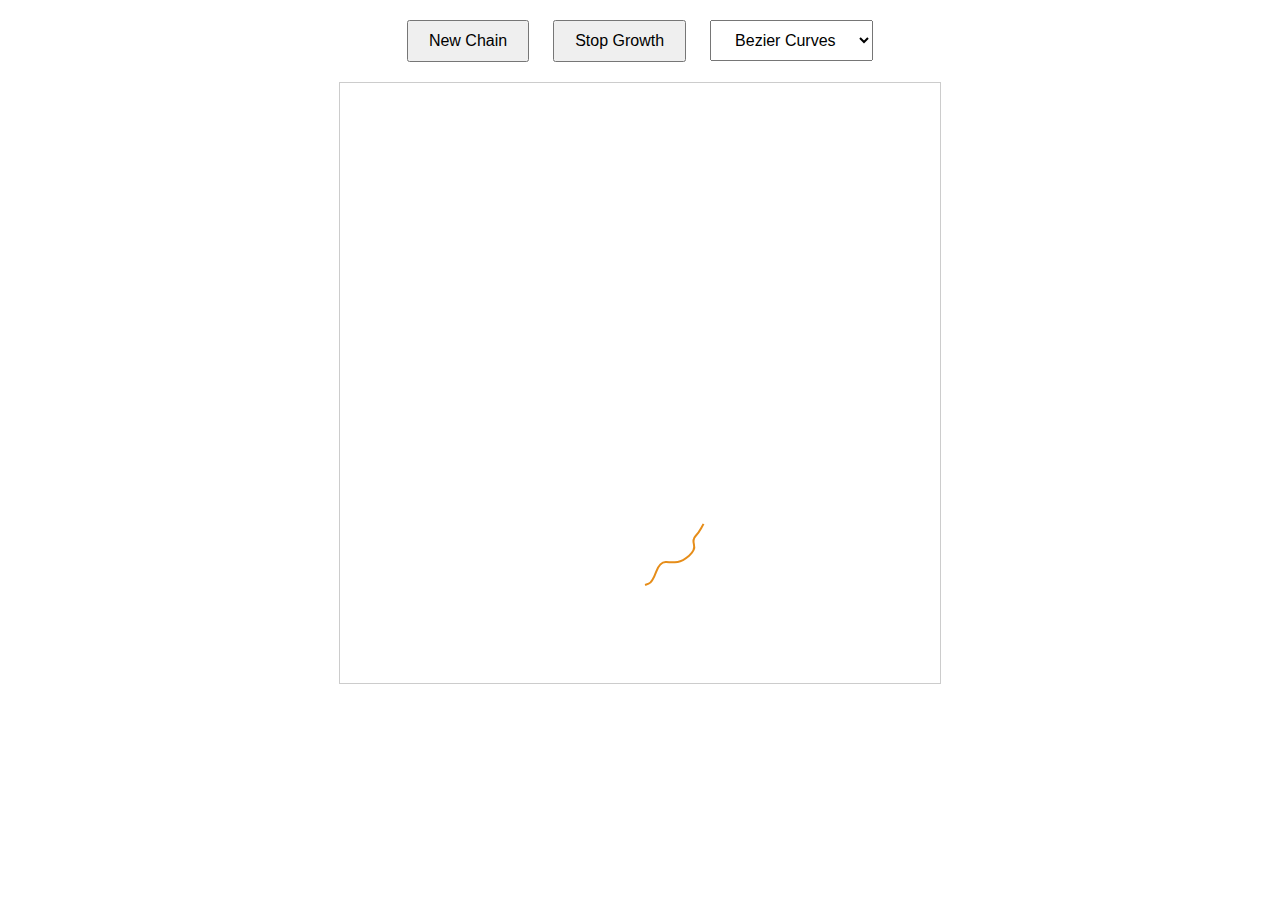
<file: 7.html>
<!DOCTYPE html>
<html lang="en">
<head>
  <meta charset="UTF-8">
  <title>Multi-Chain Springy Canvas - Rendering Options</title>
  <style>
    body { margin: 0; padding: 0; text-align: center; }
    #controls { margin: 20px; }
    button, select { padding: 10px 20px; font-size: 16px; margin: 0 10px; }
    canvas { border: 1px solid #ccc; }
  </style>
</head>
<body>
  <div id="controls">
    <button id="newChainButton">New Chain</button>
    <button id="stopGrowthButton">Stop Growth</button>
    <select id="renderTypeSelect">
      <option value="bezier">Bezier Curves</option>
      <option value="dots">Dots</option>
    </select>
  </div>
  <canvas id="canvas" width="600" height="600"></canvas>

  <script>
    // Simulation parameters.
    const restLength = 10;         // desired distance between consecutive dots
    const dotRadius = 5;           // used for hit detection and dot rendering
    const springK = 0.05;          // spring stiffness constant
    const damping = 0.95;          // velocity damping factor
    const repulsionDistance = 15;  // repulsion distance within a chain
    const repulsionK = 0.5;        // repulsion strength within a chain
    const growthInterval = 5;      // add a new dot every 5 frames for the growing chain
    const lineRepulsionK = 0.2;    // repulsion for intersecting segments

    // Constants for repulsion between different chains.
    const chainRepulsionDistance = 20;
    const chainRepulsionK = 0.3;

    // Precomputed squared distances.
    const repulsionDistanceSq = repulsionDistance * repulsionDistance;
    const chainRepulsionDistanceSq = chainRepulsionDistance * chainRepulsionDistance;

    // Rendering type; defaults to "bezier".
    let renderType = "bezier";

    // Array to store all chains.
    // Each chain: { color: string, dots: [{ x, y, vx, vy, fx, fy }], growing: boolean }
    let chains = [];
    let currentChain = null;
    let frameCount = 0;
    const canvas = document.getElementById('canvas');
    const ctx = canvas.getContext('2d');

    // Create a new linear chain.
    function spawnNewChain() {
      if (currentChain) {
        currentChain.growing = false;
      }
      const color = `hsl(${Math.floor(Math.random() * 360)}, 80%, 50%)`;
      const margin = dotRadius * 2;
      const x = margin + Math.random() * (canvas.width - margin * 2);
      const y = margin + Math.random() * (canvas.height - margin * 2);
      const newChain = {
        color: color,
        dots: [{ x, y, vx: 0, vy: 0, fx: 0, fy: 0 }],
        growing: true
      };
      chains.push(newChain);
      currentChain = newChain;
    }

    // Stop the growth of all chains.
    function stopGrowth() {
      chains.forEach(chain => chain.growing = false);
      currentChain = null;
    }

    // Add a new dot at the end of the chain.
    function addNewDot(chain) {
      const last = chain.dots[chain.dots.length - 1];
      const angle = Math.random() * Math.PI * 2;
      chain.dots.push({
        x: last.x + restLength * Math.cos(angle),
        y: last.y + restLength * Math.sin(angle),
        vx: 0, vy: 0, fx: 0, fy: 0
      });
    }

    // Reset forces for each dot in the chain.
    function resetForces(chain) {
      const dots = chain.dots;
      for (let i = 0; i < dots.length; i++) {
        dots[i].fx = 0;
        dots[i].fy = 0;
      }
    }

    // Apply spring forces and intra-chain repulsion.
    function applyChainForces(chain) {
      const dots = chain.dots;
      // Spring forces between adjacent dots.
      for (let i = 0; i < dots.length - 1; i++) {
        const a = dots[i], b = dots[i + 1];
        const dx = b.x - a.x, dy = b.y - a.y;
        const dist = Math.sqrt(dx * dx + dy * dy) || 0.001;
        const force = springK * (dist - restLength);
        const fx = force * dx / dist;
        const fy = force * dy / dist;
        a.fx += fx;
        a.fy += fy;
        b.fx -= fx;
        b.fy -= fy;
      }
      // Repulsion between non-adjacent dots.
      for (let i = 0; i < dots.length; i++) {
        for (let j = i + 2; j < dots.length; j++) {
          const a = dots[i], b = dots[j];
          const dx = b.x - a.x, dy = b.y - a.y;
          if (Math.abs(dx) > repulsionDistance || Math.abs(dy) > repulsionDistance) continue;
          const distSq = dx * dx + dy * dy;
          if (distSq < repulsionDistanceSq) {
            const dist = Math.sqrt(distSq) || 0.001;
            const repForce = repulsionK * (repulsionDistance - dist);
            const fx = repForce * dx / dist;
            const fy = repForce * dy / dist;
            a.fx -= fx;
            a.fy -= fy;
            b.fx += fx;
            b.fy += fy;
          }
        }
      }
    }

    // Check if two line segments intersect.
    function segmentIntersection(p1, p2, p3, p4) {
      const denom = (p1.x - p2.x) * (p3.y - p4.y) -
                    (p1.y - p2.y) * (p3.x - p4.x);
      if (denom === 0) return null;
      const t = ((p1.x - p3.x) * (p3.y - p4.y) - (p1.y - p3.y) * (p3.x - p4.x)) / denom;
      const u = -((p1.x - p2.x) * (p1.y - p3.y) - (p1.y - p2.y) * (p1.x - p3.x)) / denom;
      if (t >= 0 && t <= 1 && u >= 0 && u <= 1) {
        return { x: p1.x + t * (p2.x - p1.x), y: p1.y + t * (p2.y - p1.y) };
      }
      return null;
    }

    // Apply repulsive forces for intersecting segments.
    function applyGlobalLineCollisionForces() {
      const segments = [];
      chains.forEach(chain => {
        const dots = chain.dots;
        for (let i = 0; i < dots.length - 1; i++) {
          segments.push({ p1: dots[i], p2: dots[i + 1], chain: chain, index: i });
        }
      });
      const len = segments.length;
      for (let i = 0; i < len; i++) {
        const segA = segments[i];
        const minAx = Math.min(segA.p1.x, segA.p2.x),
              maxAx = Math.max(segA.p1.x, segA.p2.x),
              minAy = Math.min(segA.p1.y, segA.p2.y),
              maxAy = Math.max(segA.p1.y, segA.p2.y);
        for (let j = i + 1; j < len; j++) {
          const segB = segments[j];
          if (segA.chain === segB.chain && Math.abs(segA.index - segB.index) <= 1) continue;
          const minBx = Math.min(segB.p1.x, segB.p2.x),
                maxBx = Math.max(segB.p1.x, segB.p2.x),
                minBy = Math.min(segB.p1.y, segB.p2.y),
                maxBy = Math.max(segB.p1.y, segB.p2.y);
          if (maxAx < minBx || maxBx < minAx || maxAy < minBy || maxBy < minAy) continue;
          const inter = segmentIntersection(segA.p1, segA.p2, segB.p1, segB.p2);
          if (inter) {
            [segA.p1, segA.p2, segB.p1, segB.p2].forEach(dot => {
              let dx = dot.x - inter.x, dy = dot.y - inter.y;
              let dist = Math.sqrt(dx * dx + dy * dy) || 0.001;
              dot.fx += (dx / dist) * lineRepulsionK;
              dot.fy += (dy / dist) * lineRepulsionK;
            });
          }
        }
      }
    }

    // Apply repulsive forces between dots of different chains.
    function applyInterChainRepulsion() {
      for (let i = 0; i < chains.length; i++) {
        const chainA = chains[i];
        for (let j = i + 1; j < chains.length; j++) {
          const chainB = chains[j];
          chainA.dots.forEach(dotA => {
            chainB.dots.forEach(dotB => {
              const dx = dotB.x - dotA.x, dy = dotB.y - dotA.y;
              if (Math.abs(dx) > chainRepulsionDistance || Math.abs(dy) > chainRepulsionDistance) return;
              const distSq = dx * dx + dy * dy;
              if (distSq < chainRepulsionDistanceSq) {
                const dist = Math.sqrt(distSq) || 0.001;
                const repForce = chainRepulsionK * (chainRepulsionDistance - dist);
                const fx = repForce * dx / dist;
                const fy = repForce * dy / dist;
                dotA.fx -= fx;
                dotA.fy -= fy;
                dotB.fx += fx;
                dotB.fy += fy;
              }
            });
          });
        }
      }
    }

    // Update physics: reset forces, apply interactions, and update positions.
    function updatePhysics() {
      chains.forEach(chain => {
        resetForces(chain);
        applyChainForces(chain);
      });
      applyGlobalLineCollisionForces();
      applyInterChainRepulsion();

      chains.forEach(chain => {
        chain.dots.forEach(dot => {
          dot.vx = (dot.vx + dot.fx) * damping;
          dot.vy = (dot.vy + dot.fy) * damping;
          dot.x += dot.vx;
          dot.y += dot.vy;
          // Bounce off canvas edges.
          if (dot.x < dotRadius) { dot.x = dotRadius; dot.vx = -dot.vx; }
          else if (dot.x > canvas.width - dotRadius) { dot.x = canvas.width - dotRadius; dot.vx = -dot.vx; }
          if (dot.y < dotRadius) { dot.y = dotRadius; dot.vy = -dot.vy; }
          else if (dot.y > canvas.height - dotRadius) { dot.y = canvas.height - dotRadius; dot.vy = -dot.vy; }
        });
      });
    }

    // Render the chains based on the selected rendering type.
    function drawChains() {
      ctx.clearRect(0, 0, canvas.width, canvas.height);
      chains.forEach(chain => {
        if (renderType === "bezier") {
          // Draw a smooth Bezier curve through the chain's dots.
          ctx.strokeStyle = chain.color;
          ctx.lineWidth = 2;
          ctx.beginPath();
          const pts = chain.dots;
          if (pts.length === 0) return;
          if (pts.length === 1) {
            ctx.moveTo(pts[0].x, pts[0].y);
            ctx.lineTo(pts[0].x + 0.1, pts[0].y + 0.1);
          } else {
            ctx.moveTo(pts[0].x, pts[0].y);
            for (let i = 0; i < pts.length - 1; i++) {
              const curr = pts[i];
              const next = pts[i + 1];
              const midX = (curr.x + next.x) / 2;
              const midY = (curr.y + next.y) / 2;
              ctx.quadraticCurveTo(curr.x, curr.y, midX, midY);
            }
            ctx.lineTo(pts[pts.length - 1].x, pts[pts.length - 1].y);
          }
          ctx.stroke();
        } else {
          // Draw each dot as a circle.
          ctx.fillStyle = chain.color;
          ctx.beginPath();
          chain.dots.forEach(dot => {
            ctx.moveTo(dot.x + dotRadius, dot.y);
            ctx.arc(dot.x, dot.y, dotRadius, 0, Math.PI * 2);
          });
          ctx.fill();
        }
      });
    }

    function animate() {
      frameCount++;
      if (currentChain && currentChain.growing && frameCount % growthInterval === 0) {
        addNewDot(currentChain);
      }
      updatePhysics();
      drawChains();
      requestAnimationFrame(animate);
    }

    // Event listeners for controls.
    document.getElementById('newChainButton').addEventListener('click', spawnNewChain);
    document.getElementById('stopGrowthButton').addEventListener('click', stopGrowth);
    document.getElementById('renderTypeSelect').addEventListener('change', (evt) => {
      renderType = evt.target.value;
    });

    // Start the simulation.
    spawnNewChain();
    animate();
  </script>
</body>
</html>
</file>
<file: style.css>
/* General Styles */
body {
  margin: 0;
  font-family: 'Courier New', Courier, monospace;
  background: #1a1a1a;  /* Dark background */
  color: #ddd;
}

header {
  text-align: center;
  padding: 20px;
  background: linear-gradient(45deg, #2c3e50, #34495e);
  box-shadow: 0 2px 4px rgba(0, 0, 0, 0.2);
}

h1 {
  margin: 0;
  font-size: 2.5em;
  color: #e0e0e0;
}

/* Main container centers the grid */
main {
  padding: 20px;
  display: flex;
  justify-content: center;
}

/* Grid Container: two columns, centered and responsive */
.grid-container {
  display: grid;
  grid-template-columns: repeat(2, 1fr);
  gap: 20px;
  width: 100%;
  max-width: 1200px;  /* 2 columns of 600px each */
  margin: 0 auto;
}

/* Grid Items: each item is a square, max 600x600 pixels */
.grid-item {
  text-decoration: none;
  color: inherit;
  position: relative;
  background: #2c2c2c;
  border: 4px dashed #555;
  width: 100%;
  max-width: 600px;   /* Limit to 600px wide */
  aspect-ratio: 1 / 1;  /* Maintain square ratio */
  overflow: hidden;
  display: flex;
  align-items: center;
  justify-content: center;
  margin: 0 auto;  /* Center item within its grid cell */
  transition: transform 0.3s ease, box-shadow 0.3s ease;
}

.grid-item:hover {
  transform: scale(1.05);
  box-shadow: 8px 8px 0 #222;
}

/* Image Container and Styling */
.image-container {
  position: relative;
  width: 100%;
  height: 100%;
}

.image-container img {
  width: 100%;
  height: 100%;
  object-fit: cover;
  display: block;
}

/* Overlay on Hover */
.overlay {
  position: absolute;
  top: 0;
  left: 0;
  width: 100%;
  height: 100%;
  background: rgba(0, 0, 0, 0.7);
  opacity: 0;
  transition: opacity 0.3s ease;
  display: flex;
  align-items: center;
  justify-content: center;
}

.grid-item:hover .overlay {
  opacity: 1;
}

/* Overlay Text */
.text {
  color: #1abc9c;
  font-size: 1.5em;
  font-family: 'Comic Sans MS', cursive, sans-serif;
  text-shadow: 2px 2px 0 #000;
}
</file>
